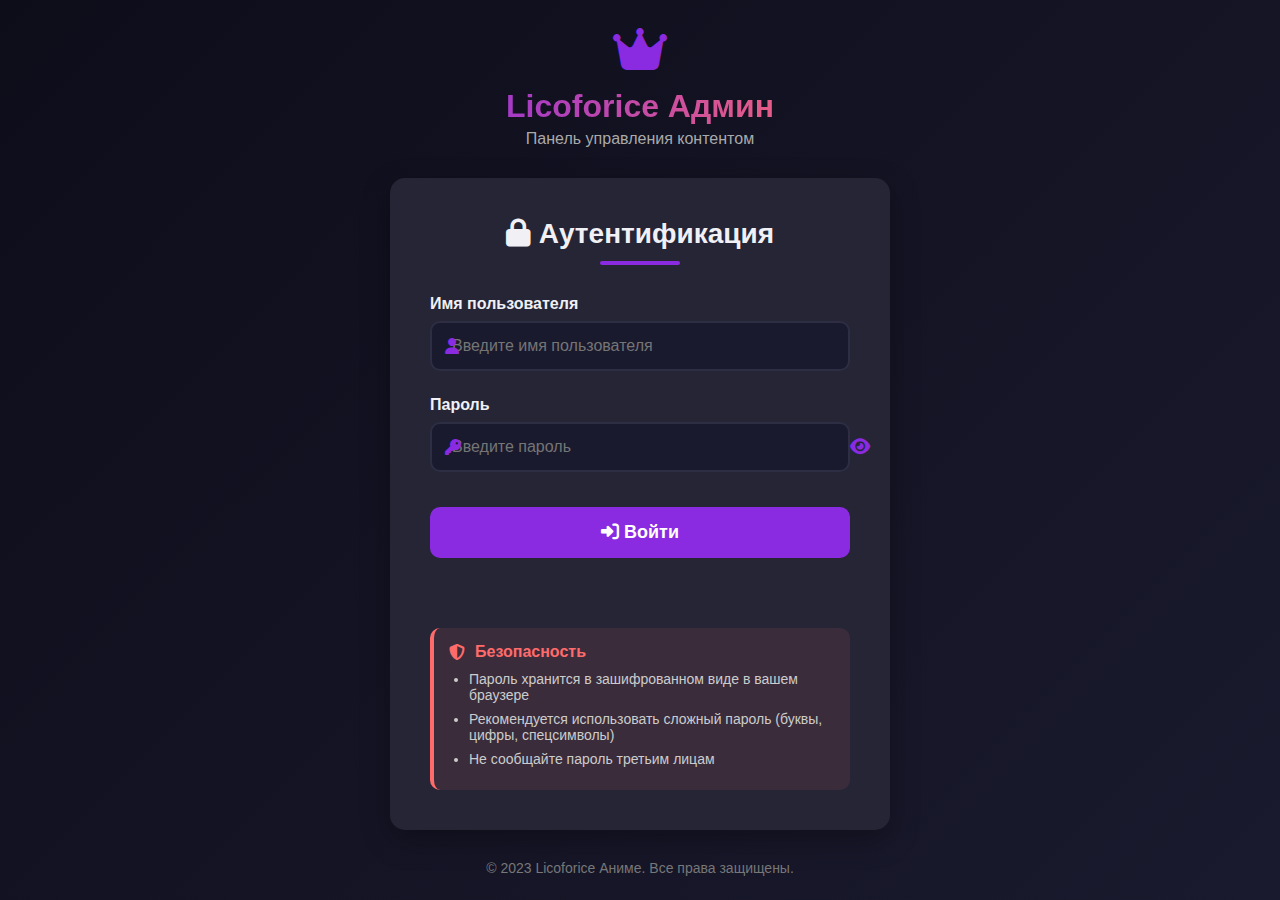
<file: licoriceadmin.html>
<!DOCTYPE html>
<html lang="ru">
<head>
    <meta charset="UTF-8">
    <meta name="viewport" content="width=device-width, initial-scale=1.0">
    <title>Админ-панель - Licoforice</title>
    <link rel="stylesheet" href="https://cdnjs.cloudflare.com/ajax/libs/font-awesome/6.4.0/css/all.min.css">
    <style>
        :root {
            --primary: #8a2be2;
            --primary-dark: #6a1cb9;
            --secondary: #ff6b6b;
            --dark: #1a1a2e;
            --darker: #0d0d1a;
            --light: #f0f0f5;
            --gray: #2d2d44;
            --card-bg: #252536;
        }
        
        * {
            margin: 0;
            padding: 0;
            box-sizing: border-box;
            font-family: 'Segoe UI', Tahoma, Geneva, Verdana, sans-serif;
        }
        
        body {
            background: linear-gradient(135deg, var(--darker), var(--dark));
            color: var(--light);
            min-height: 100vh;
            background-attachment: fixed;
            display: flex;
            justify-content: center;
            align-items: center;
            padding: 20px;
        }
        
        .container {
            max-width: 500px;
            width: 100%;
        }
        
        .logo {
            text-align: center;
            margin-bottom: 30px;
        }
        
        .logo i {
            font-size: 48px;
            color: var(--primary);
            margin-bottom: 15px;
        }
        
        .logo h1 {
            font-size: 32px;
            background: linear-gradient(90deg, var(--primary), var(--secondary));
            -webkit-background-clip: text;
            -webkit-text-fill-color: transparent;
            font-weight: 700;
        }
        
        .logo p {
            color: #aaa;
            margin-top: 5px;
        }
        
        .login-card {
            background: var(--card-bg);
            border-radius: 15px;
            padding: 40px;
            box-shadow: 0 10px 30px rgba(0, 0, 0, 0.3);
            animation: cardAppear 0.6s ease-out;
        }
        
        @keyframes cardAppear {
            from { opacity: 0; transform: translateY(20px); }
            to { opacity: 1; transform: translateY(0); }
        }
        
        .login-card h2 {
            text-align: center;
            margin-bottom: 30px;
            font-size: 28px;
            position: relative;
            padding-bottom: 15px;
        }
        
        .login-card h2::after {
            content: '';
            position: absolute;
            bottom: 0;
            left: 50%;
            transform: translateX(-50%);
            width: 80px;
            height: 4px;
            background: var(--primary);
            border-radius: 2px;
        }
        
        .form-group {
            margin-bottom: 25px;
        }
        
        .form-group label {
            display: block;
            margin-bottom: 8px;
            font-weight: 600;
        }
        
        .input-with-icon {
            position: relative;
        }
        
        .input-with-icon i {
            position: absolute;
            left: 15px;
            top: 50%;
            transform: translateY(-50%);
            color: var(--primary);
        }
        
        .input-with-icon input {
            padding-left: 45px;
        }
        
        .form-group input {
            width: 100%;
            padding: 14px 20px;
            border-radius: 10px;
            border: 2px solid var(--gray);
            background: var(--dark);
            color: var(--light);
            font-size: 16px;
            transition: all 0.3s;
        }
        
        .form-group input:focus {
            border-color: var(--primary);
            outline: none;
            box-shadow: 0 0 0 3px rgba(138, 43, 226, 0.3);
        }
        
        .password-toggle {
            position: absolute;
            right: 15px;
            top: 50%;
            transform: translateY(-50%);
            background: none;
            border: none;
            color: #aaa;
            cursor: pointer;
            font-size: 18px;
        }
        
        .password-toggle:hover {
            color: var(--primary);
        }
        
        .submit-btn {
            width: 100%;
            padding: 15px;
            border-radius: 10px;
            border: none;
            background: var(--primary);
            color: white;
            font-size: 18px;
            font-weight: 600;
            cursor: pointer;
            transition: all 0.3s;
            margin-top: 10px;
        }
        
        .submit-btn:hover {
            background: var(--primary-dark);
            transform: translateY(-2px);
            box-shadow: 0 5px 15px rgba(138, 43, 226, 0.4);
        }
        
        .submit-btn:active {
            transform: translateY(0);
        }
        
        .security-info {
            margin-top: 30px;
            padding: 15px;
            background: rgba(255, 107, 107, 0.1);
            border-radius: 10px;
            border-left: 4px solid var(--secondary);
        }
        
        .security-info h4 {
            display: flex;
            align-items: center;
            gap: 10px;
            margin-bottom: 10px;
            color: var(--secondary);
        }
        
        .security-info ul {
            padding-left: 20px;
            color: #ccc;
            font-size: 14px;
        }
        
        .security-info li {
            margin-bottom: 8px;
        }
        
        .footer {
            text-align: center;
            margin-top: 30px;
            color: #777;
            font-size: 14px;
        }
        
        .error-message {
            color: var(--secondary);
            text-align: center;
            margin-top: 20px;
            height: 20px;
            font-weight: 500;
        }
        
        /* Анимации */
        @keyframes shake {
            0%, 100% { transform: translateX(0); }
            10%, 30%, 50%, 70%, 90% { transform: translateX(-10px); }
            20%, 40%, 60%, 80% { transform: translateX(10px); }
        }
        
        .shake {
            animation: shake 0.6s ease;
        }
        
        /* Админ-панель (скрыта изначально) */
        .admin-panel {
            display: none;
            width: 100%;
        }
    </style>
</head>
<body>
    <div class="container">
        <div class="logo">
            <i class="fas fa-crown"></i>
            <h1>Licoforice Админ</h1>
            <p>Панель управления контентом</p>
        </div>
        
        <div class="login-card" id="loginCard">
            <h2><i class="fas fa-lock"></i> Аутентификация</h2>
            
            <form id="loginForm">
                <div class="form-group">
                    <label for="username">Имя пользователя</label>
                    <div class="input-with-icon">
                        <i class="fas fa-user"></i>
                        <input type="text" id="username" placeholder="Введите имя пользователя" required>
                    </div>
                </div>
                
                <div class="form-group">
                    <label for="password">Пароль</label>
                    <div class="input-with-icon">
                        <i class="fas fa-key"></i>
                        <input type="password" id="password" placeholder="Введите пароль" required>
                        <button type="button" class="password-toggle" id="passwordToggle">
                            <i class="fas fa-eye"></i>
                        </button>
                    </div>
                </div>
                
                <button type="submit" class="submit-btn">
                    <i class="fas fa-sign-in-alt"></i> Войти
                </button>
                
                <div class="error-message" id="errorMessage"></div>
            </form>
            
            <div class="security-info">
                <h4><i class="fas fa-shield-alt"></i> Безопасность</h4>
                <ul>
                    <li>Пароль хранится в зашифрованном виде в вашем браузере</li>
                    <li>Рекомендуется использовать сложный пароль (буквы, цифры, спецсимволы)</li>
                    <li>Не сообщайте пароль третьим лицам</li>
                </ul>
            </div>
        </div>
        
        <div class="admin-panel" id="adminPanel">
            <!-- Здесь будет контент админ-панели -->
            <div class="admin-header">
                <h2><i class="fas fa-user-cog"></i> Административная панель</h2>
                <button id="logoutBtn" class="submit-btn">
                    <i class="fas fa-sign-out-alt"></i> Выйти
                </button>
            </div>
            
            <div class="admin-tabs">
                <button class="admin-tab active" data-tab="add-anime">Добавить аниме</button>
                <button class="admin-tab" data-tab="add-episode">Добавить серию</button>
                <button class="admin-tab" data-tab="manage-content">Управление контентом</button>
            </div>
            
            <div class="admin-form">
                <div class="tab-content" id="add-anime-tab">
                    <h3>Добавить новое аниме</h3>
                    <form id="addAnimeForm">
                        <div class="form-row">
                            <div class="form-group">
                                <label for="animeTitle">Название аниме</label>
                                <input type="text" id="animeTitle" required>
                            </div>
                            <div class="form-group">
                                <label for="animeCover">Ссылка на обложку</label>
                                <input type="text" id="animeCover" required>
                            </div>
                        </div>
                        
                        <div class="form-row">
                            <div class="form-group">
                                <label for="animeStatus">Статус</label>
                                <select id="animeStatus" required>
                                    <option value="Онгоинг">Онгоинг</option>
                                    <option value="Завершён">Завершён</option>
                                    <option value="Анонс">Анонс</option>
                                </select>
                            </div>
                            <div class="form-group">
                                <label for="animeRating">Рейтинг</label>
                                <input type="number" id="animeRating" min="1" max="10" step="0.1" required>
                            </div>
                        </div>
                        
                        <div class="form-group">
                            <label for="animeDescription">Описание</label>
                            <textarea id="animeDescription" rows="4" required></textarea>
                        </div>
                        
                        <button type="submit" class="submit-btn">Добавить аниме</button>
                    </form>
                </div>
            </div>
        </div>
        
        <div class="footer">
            <p>&copy; 2023 Licoforice Аниме. Все права защищены.</p>
        </div>
    </div>

    <script>
        // Элементы DOM
        const loginForm = document.getElementById('loginForm');
        const loginCard = document.getElementById('loginCard');
        const adminPanel = document.getElementById('adminPanel');
        const passwordInput = document.getElementById('password');
        const passwordToggle = document.getElementById('passwordToggle');
        const errorMessage = document.getElementById('errorMessage');
        const logoutBtn = document.getElementById('logoutBtn');
        
        // Проверка, установлен ли пароль
        function checkPasswordSetup() {
            const storedPassword = localStorage.getItem('adminPassword');
            return storedPassword !== null;
        }
        
        // Шифрование пароля (базовое)
        function encryptPassword(password) {
            // В реальном проекте используйте более сложное шифрование
            return btoa(password);
        }
        
        // Проверка пароля
        function checkPassword(password) {
            const storedPassword = localStorage.getItem('adminPassword');
            if (!storedPassword) return false;
            
            return encryptPassword(password) === storedPassword;
        }
        
        // Показать/скрыть пароль
        passwordToggle.addEventListener('click', () => {
            const type = passwordInput.getAttribute('type') === 'password' ? 'text' : 'password';
            passwordInput.setAttribute('type', type);
            
            // Изменение иконки
            passwordToggle.innerHTML = type === 'password' ? 
                '<i class="fas fa-eye"></i>' : 
                '<i class="fas fa-eye-slash"></i>';
        });
        
        // Обработка входа
        loginForm.addEventListener('submit', (e) => {
            e.preventDefault();
            
            const username = document.getElementById('username').value;
            const password = document.getElementById('password').value;
            
            // Проверка учетных данных
            if (username !== 'admin') {
                showError('Неверное имя пользователя');
                return;
            }
            
            if (!checkPasswordSetup()) {
                // Первая установка пароля
                localStorage.setItem('adminPassword', encryptPassword(password));
                showSuccess('Пароль установлен!');
                showAdminPanel();
                return;
            }
            
            if (checkPassword(password)) {
                showSuccess('Успешный вход!');
                showAdminPanel();
            } else {
                showError('Неверный пароль');
            }
        });
        
        // Выход из системы
        logoutBtn.addEventListener('click', () => {
            localStorage.removeItem('isLoggedIn');
            loginCard.style.display = 'block';
            adminPanel.style.display = 'none';
            document.getElementById('password').value = '';
            errorMessage.textContent = '';
        });
        
        // Показать админ-панель
        function showAdminPanel() {
            loginCard.style.display = 'none';
            adminPanel.style.display = 'block';
            localStorage.setItem('isLoggedIn', 'true');
        }
        
        // Показать сообщение об ошибке
        function showError(message) {
            errorMessage.textContent = message;
            errorMessage.style.color = 'var(--secondary)';
            loginForm.classList.add('shake');
            
            setTimeout(() => {
                loginForm.classList.remove('shake');
            }, 600);
        }
        
        // Показать сообщение об успехе
        function showSuccess(message) {
            errorMessage.textContent = message;
            errorMessage.style.color = '#4CAF50';
        }
        
        // Проверка статуса входа при загрузке страницы
        document.addEventListener('DOMContentLoaded', () => {
            if (localStorage.getItem('isLoggedIn') === 'true') {
                showAdminPanel();
            }
        });
        
        // Обработка формы добавления аниме
        document.getElementById('addAnimeForm').addEventListener('submit', (e) => {
            e.preventDefault();
            alert('Аниме успешно добавлено! В реальном проекте данные будут отправлены на сервер.');
            e.target.reset();
        });
    </script>
</body>
    </html>
</file>
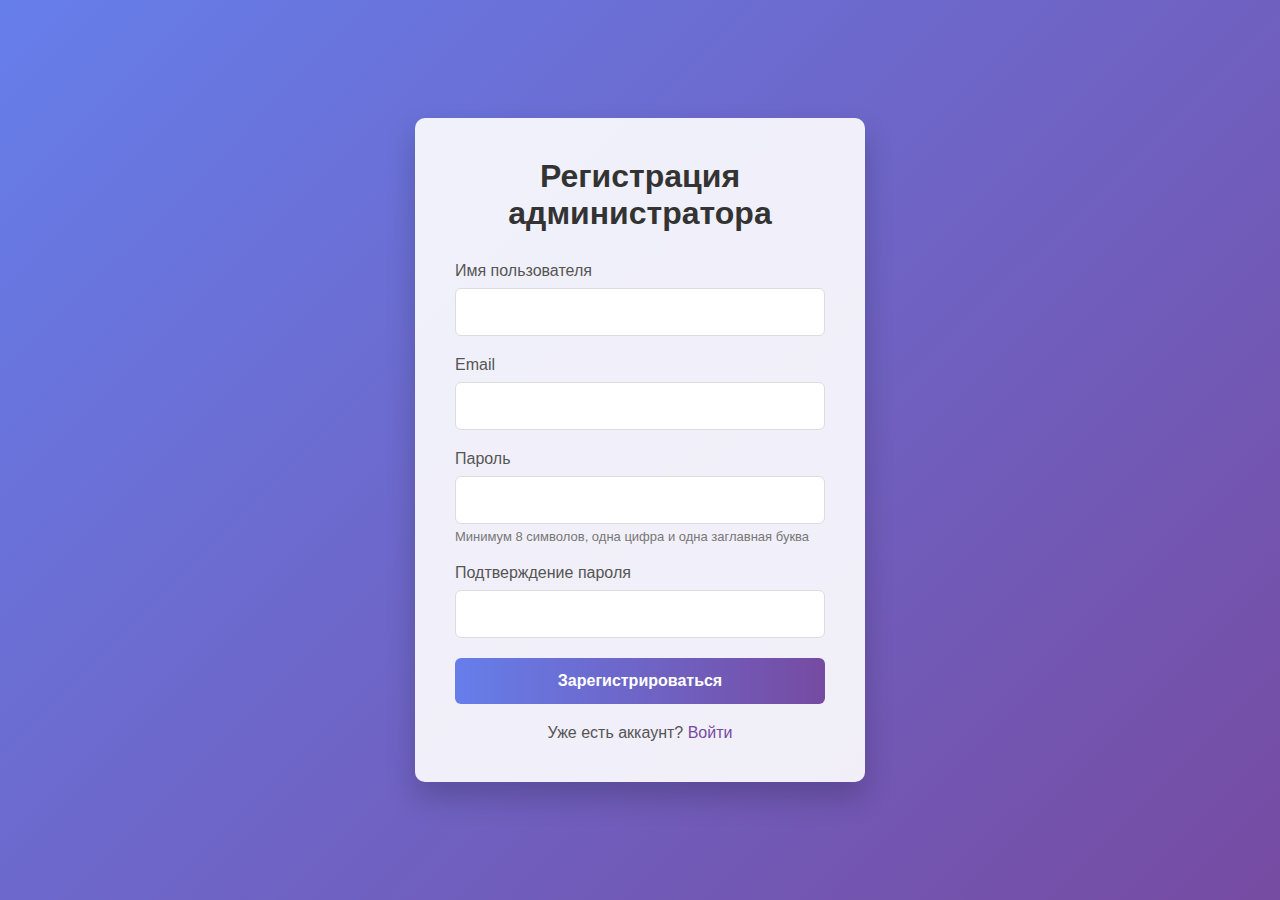
<file: licoricereadmins.html>
<!DOCTYPE html>
<html lang="ru">
<head>
    <meta charset="UTF-8">
    <meta name="viewport" content="width=device-width, initial-scale=1.0">
    <title>Регистрация в админ-панели</title>
    <style>
        * {
            box-sizing: border-box;
            margin: 0;
            padding: 0;
            font-family: 'Segoe UI', Tahoma, Geneva, Verdana, sans-serif;
        }
        
        body {
            background: linear-gradient(135deg, #667eea 0%, #764ba2 100%);
            min-height: 100vh;
            display: flex;
            justify-content: center;
            align-items: center;
            padding: 20px;
        }
        
        .container {
            background-color: rgba(255, 255, 255, 0.9);
            border-radius: 10px;
            box-shadow: 0 15px 30px rgba(0, 0, 0, 0.2);
            width: 100%;
            max-width: 450px;
            padding: 40px;
        }
        
        h1 {
            color: #333;
            text-align: center;
            margin-bottom: 30px;
            font-weight: 600;
        }
        
        .form-group {
            margin-bottom: 20px;
        }
        
        label {
            display: block;
            margin-bottom: 8px;
            font-weight: 500;
            color: #555;
        }
        
        input {
            width: 100%;
            padding: 14px;
            border: 1px solid #ddd;
            border-radius: 6px;
            font-size: 16px;
            transition: border-color 0.3s;
        }
        
        input:focus {
            border-color: #764ba2;
            outline: none;
            box-shadow: 0 0 0 2px rgba(118, 75, 162, 0.2);
        }
        
        .error {
            color: #e74c3c;
            font-size: 14px;
            margin-top: 5px;
            display: none;
        }
        
        button {
            width: 100%;
            padding: 14px;
            background: linear-gradient(to right, #667eea, #764ba2);
            color: white;
            border: none;
            border-radius: 6px;
            font-size: 16px;
            font-weight: 600;
            cursor: pointer;
            transition: opacity 0.3s;
        }
        
        button:hover {
            opacity: 0.9;
        }
        
        .login-link {
            text-align: center;
            margin-top: 20px;
            color: #555;
        }
        
        .login-link a {
            color: #764ba2;
            text-decoration: none;
            font-weight: 500;
        }
        
        .login-link a:hover {
            text-decoration: underline;
        }
        
        .password-rules {
            font-size: 13px;
            color: #777;
            margin-top: 5px;
        }
    </style>
</head>
<body>
    <div class="container">
        <h1>Регистрация администратора</h1>
        <form id="registrationForm">
            <div class="form-group">
                <label for="username">Имя пользователя</label>
                <input type="text" id="username" name="username" required>
                <div class="error" id="username-error">Имя пользователя должно содержать 3-20 символов</div>
            </div>
            
            <div class="form-group">
                <label for="email">Email</label>
                <input type="email" id="email" name="email" required>
                <div class="error" id="email-error">Введите корректный email</div>
            </div>
            
            <div class="form-group">
                <label for="password">Пароль</label>
                <input type="password" id="password" name="password" required>
                <div class="password-rules">Минимум 8 символов, одна цифра и одна заглавная буква</div>
                <div class="error" id="password-error">Пароль не соответствует требованиям</div>
            </div>
            
            <div class="form-group">
                <label for="confirmPassword">Подтверждение пароля</label>
                <input type="password" id="confirmPassword" name="confirmPassword" required>
                <div class="error" id="confirm-error">Пароли не совпадают</div>
            </div>
            
            <button type="submit">Зарегистрироваться</button>
        </form>
        
        <div class="login-link">
            Уже есть аккаунт? <a href="#">Войти</a>
        </div>
    </div>

    <script>
        document.getElementById('registrationForm').addEventListener('submit', function(e) {
            e.preventDefault();
            
            // Получаем значения полей
            const username = document.getElementById('username').value;
            const email = document.getElementById('email').value;
            const password = document.getElementById('password').value;
            const confirmPassword = document.getElementById('confirmPassword').value;
            
            // Сбрасываем ошибки
            document.querySelectorAll('.error').forEach(el => el.style.display = 'none');
            
            let isValid = true;
            
            // Валидация имени пользователя
            if (username.length < 3 || username.length > 20) {
                document.getElementById('username-error').style.display = 'block';
                isValid = false;
            }
            
            // Валидация email
            const emailRegex = /^[^\s@]+@[^\s@]+\.[^\s@]+$/;
            if (!emailRegex.test(email)) {
                document.getElementById('email-error').style.display = 'block';
                isValid = false;
            }
            
            // Валидация пароля
            const passwordRegex = /^(?=.*\d)(?=.*[A-Z]).{8,}$/;
            if (!passwordRegex.test(password)) {
                document.getElementById('password-error').style.display = 'block';
                isValid = false;
            }
            
            // Проверка совпадения паролей
            if (password !== confirmPassword) {
                document.getElementById('confirm-error').style.display = 'block';
                isValid = false;
            }
            
            // Если все данные валидны
            if (isValid) {
                // Здесь будет отправка данных на сервер
                alert('Регистрация успешна! Данные отправлены на сервер.');
                // form.submit(); // Раскомментировать для реальной отправки
            }
        });
    </script>
</body>
</html>
</file>
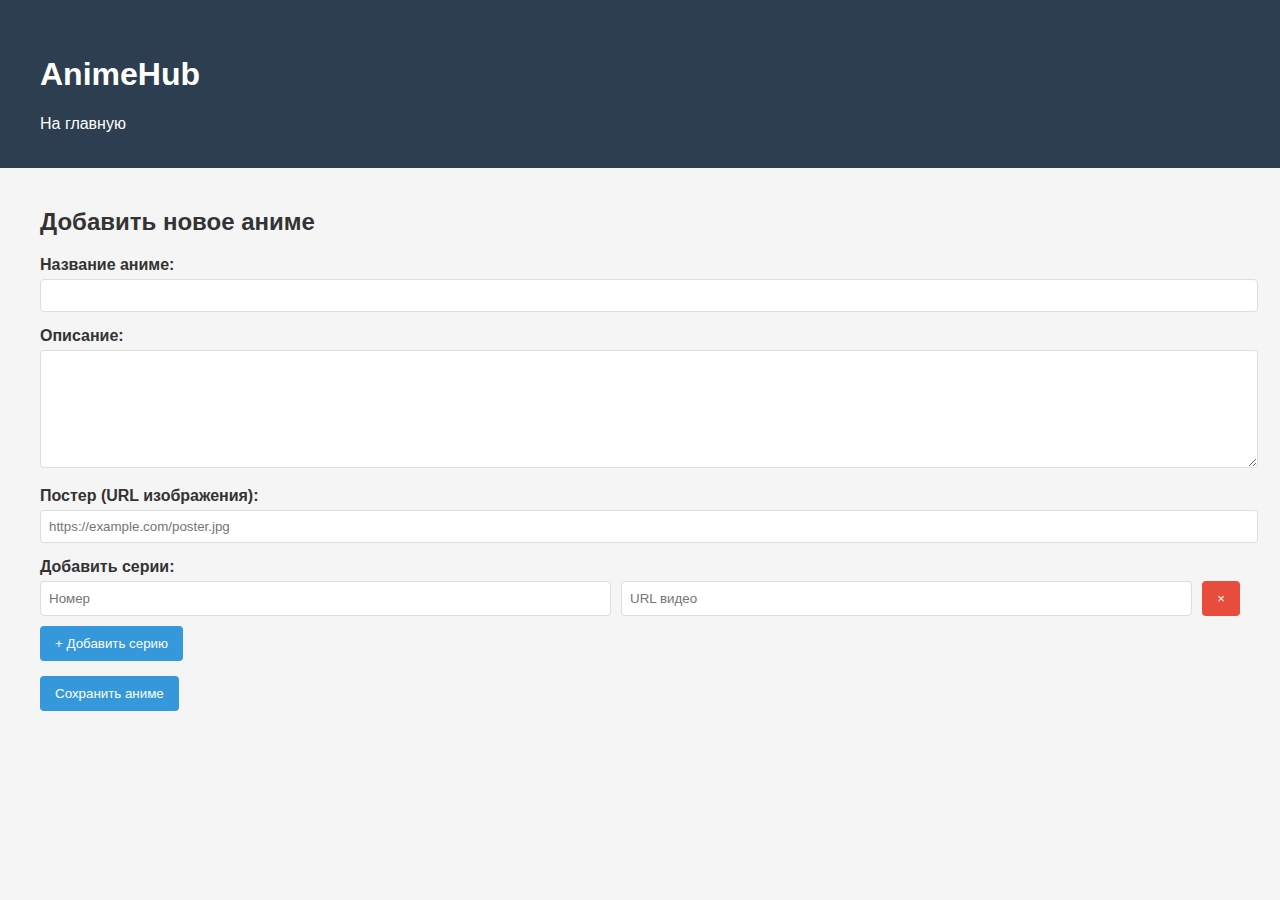
<file: upload.html>
<!DOCTYPE html>
<html lang="ru">
<head>
    <meta charset="UTF-8">
    <meta name="viewport" content="width=device-width, initial-scale=1.0">
    <title>Добавить аниме</title>
    <link rel="stylesheet" href="css/style.css">
</head>
<body>
    <header>
        <div class="container">
            <h1><a href="index.html">AnimeHub</a></h1>
            <nav>
                <a href="index.html">На главную</a>
            </nav>
        </div>
    </header>

    <main class="container">
        <h2>Добавить новое аниме</h2>
        <form id="upload-form">
            <div class="form-group">
                <label for="title">Название аниме:</label>
                <input type="text" id="title" required>
            </div>
            
            <div class="form-group">
                <label for="description">Описание:</label>
                <textarea id="description"></textarea>
            </div>
            
            <div class="form-group">
                <label for="poster">Постер (URL изображения):</label>
                <input type="url" id="poster" placeholder="https://example.com/poster.jpg">
            </div>
            
            <div class="form-group">
                <label>Добавить серии:</label>
                <div id="episodes-container">
                    <div class="episode-input">
                        <input type="number" class="episode-number" placeholder="Номер" min="1" required>
                        <input type="url" class="episode-url" placeholder="URL видео" required>
                        <button type="button" class="remove-episode">×</button>
                    </div>
                </div>
                <button type="button" id="add-episode">+ Добавить серию</button>
            </div>
            
            <button type="submit">Сохранить аниме</button>
        </form>
    </main>

    <script src="js/storage.js"></script>
    <script>
        document.addEventListener('DOMContentLoaded', () => {
            // Добавление новой строки для серии
            document.getElementById('add-episode').addEventListener('click', () => {
                const container = document.getElementById('episodes-container');
                const newEpisode = document.createElement('div');
                newEpisode.className = 'episode-input';
                newEpisode.innerHTML = `
                    <input type="number" class="episode-number" placeholder="Номер" min="1" required>
                    <input type="url" class="episode-url" placeholder="URL видео" required>
                    <button type="button" class="remove-episode">×</button>
                `;
                container.appendChild(newEpisode);
                
                // Удаление серии
                newEpisode.querySelector('.remove-episode').addEventListener('click', () => {
                    container.removeChild(newEpisode);
                });
            });
            
            // Обработка формы
            document.getElementById('upload-form').addEventListener('submit', (e) => {
                e.preventDefault();
                
                const title = document.getElementById('title').value;
                const description = document.getElementById('description').value;
                const posterUrl = document.getElementById('poster').value || 'https://via.placeholder.com/300x450';
                
                // Сбор данных о сериях
                const episodes = [];
                document.querySelectorAll('.episode-input').forEach(input => {
                    episodes.push({
                        number: parseInt(input.querySelector('.episode-number').value),
                        videoUrl: input.querySelector('.episode-url').value
                    });
                });
                
                // Сохранение аниме
                addAnime({
                    id: Date.now().toString(),
                    title,
                    description,
                    posterUrl,
                    episodes
                });
                
                alert('Аниме успешно добавлено!');
                window.location.href = 'index.html';
            });
        });
    </script>
</body>
</html>
</file>
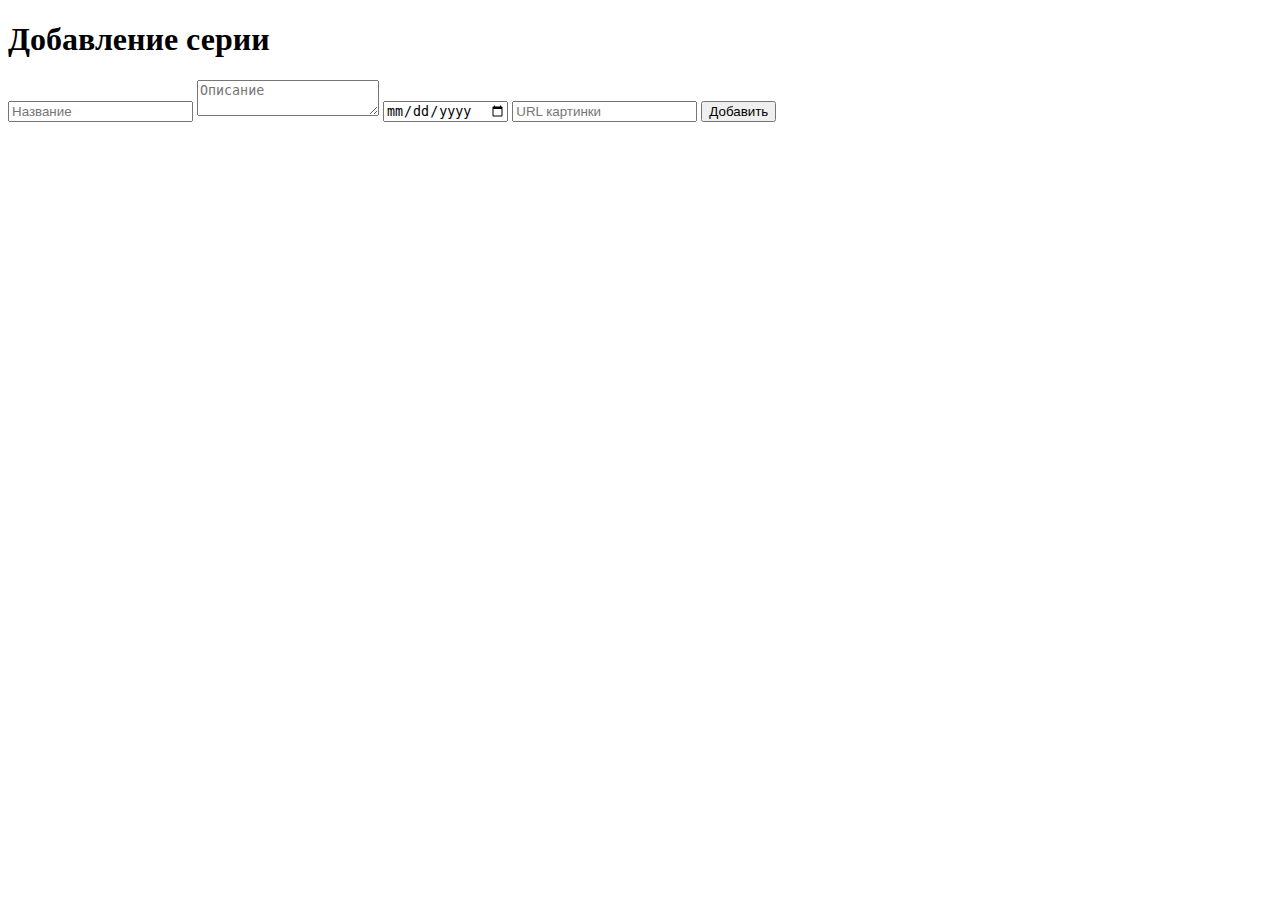
<file: admin/admin.html>
<!DOCTYPE html>
<html>
<head>
  <title>Админка</title>
</head>
<body>
  <h1>Добавление серии</h1>
  
  <form id="episodeForm">
    <input type="text" id="title" placeholder="Название" required>
    <textarea id="description" placeholder="Описание" required></textarea>
    <input type="date" id="date" required>
    <input type="url" id="thumbnail" placeholder="URL картинки">
    <button type="submit">Добавить</button>
  </form>

  <script>
    const GITHUB_TOKEN = 'https://api.github.com/repos/Akrifis/series-content/contents/data.json'; // Хранить в .env в реальном проекте!
    const DATA_URL = 'https://api.github.com/repos/ваш-логин/ваш-репозиторий/contents/data.json';

    document.getElementById('episodeForm').addEventListener('submit', async (e) => {
      e.preventDefault();
      
      const episode = {
        id: Date.now(),
        title: document.getElementById('title').value,
        description: document.getElementById('description').value,
        date: document.getElementById('date').value,
        thumbnail: document.getElementById('thumbnail').value || ''
      };

      try {
        // Получаем текущие данные
        const response = await fetch(DATA_URL, {
          headers: { Authorization: `token ${GITHUB_TOKEN}` }
        });
        
        const data = await response.json();
        const content = JSON.parse(atob(data.content));
        content.episodes.push(episode);
        
        // Обновляем файл
        await fetch(DATA_URL, {
          method: 'PUT',
          headers: { Authorization: `token ${GITHUB_TOKEN}` },
          body: JSON.stringify({
            message: 'Добавлена серия',
            content: btoa(JSON.stringify(content)),
            sha: data.sha
          })
        });
        
        alert('Серия добавлена!');
      } catch (error) {
        console.error('Ошибка:', error);
        alert('Ошибка при добавлении');
      }
    });
  </script>
</body>
</html>
</file>
<file: css/style.css>
/* Основные стили */
body {
    font-family: 'Arial', sans-serif;
    margin: 0;
    padding: 0;
    background-color: #f5f5f5;
    color: #333;
}

.container {
    max-width: 1200px;
    margin: 0 auto;
    padding: 20px;
}

header {
    background-color: #2c3e50;
    color: white;
    padding: 15px 0;
}

header a {
    color: white;
    text-decoration: none;
    margin-right: 15px;
}

/* Сетка аниме */
.anime-grid {
    display: grid;
    grid-template-columns: repeat(auto-fill, minmax(200px, 1fr));
    gap: 20px;
    margin-top: 20px;
}

.anime-card {
    background: white;
    border-radius: 8px;
    overflow: hidden;
    box-shadow: 0 2px 5px rgba(0,0,0,0.1);
    transition: transform 0.3s;
}

.anime-card:hover {
    transform: translateY(-5px);
}

.anime-card img {
    width: 100%;
    height: 280px;
    object-fit: cover;
}

.anime-card h3 {
    padding: 10px;
    margin: 0;
    font-size: 16px;
}

/* Форма загрузки */
.form-group {
    margin-bottom: 15px;
}

.form-group label {
    display: block;
    margin-bottom: 5px;
    font-weight: bold;
}

.form-group input,
.form-group textarea {
    width: 100%;
    padding: 8px;
    border: 1px solid #ddd;
    border-radius: 4px;
}

.form-group textarea {
    min-height: 100px;
}

.episode-input {
    display: flex;
    gap: 10px;
    margin-bottom: 10px;
}

.episode-input input {
    flex: 1;
}

.remove-episode {
    background: #e74c3c;
    color: white;
    border: none;
    border-radius: 4px;
    cursor: pointer;
}

button {
    background: #3498db;
    color: white;
    border: none;
    padding: 10px 15px;
    border-radius: 4px;
    cursor: pointer;
}

/* Страница просмотра */
.video-container {
    margin: 20px 0;
}

.video-container video {
    width: 100%;
    max-height: 500px;
    background: #000;
}

.episode-link {
    display: inline-block;
    margin: 5px;
    padding: 5px 10px;
    background: #3498db;
    color: white;
    text-decoration: none;
    border-radius: 4px;
}
</file>
